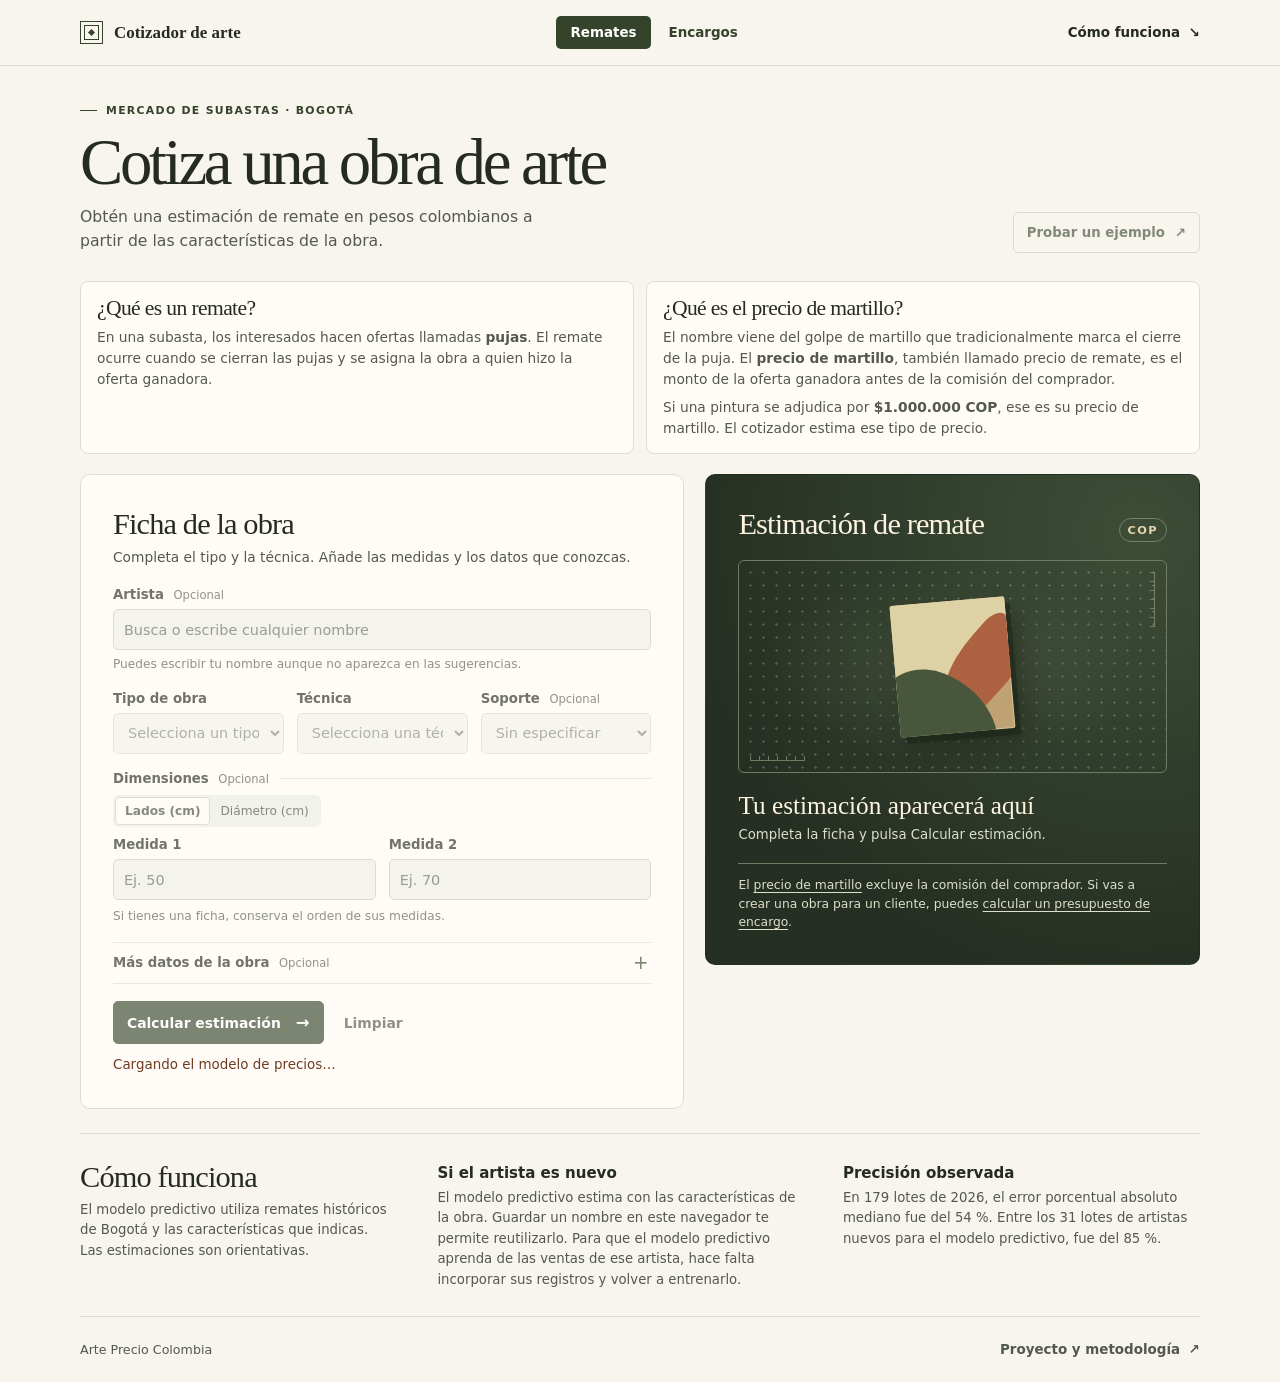
<file: docs/index.html>
<!doctype html>
<html lang="es-CO">
<head>
  <meta charset="utf-8">
  <meta name="viewport" content="width=device-width, initial-scale=1">
  <meta http-equiv="refresh" content="0; url=./cotizador/">
  <title>Cotizador de arte en Colombia</title>
</head>
<body>
  <main>
    <a href="./cotizador/">Abrir el cotizador de arte</a>
  </main>
</body>
</html>
</file>
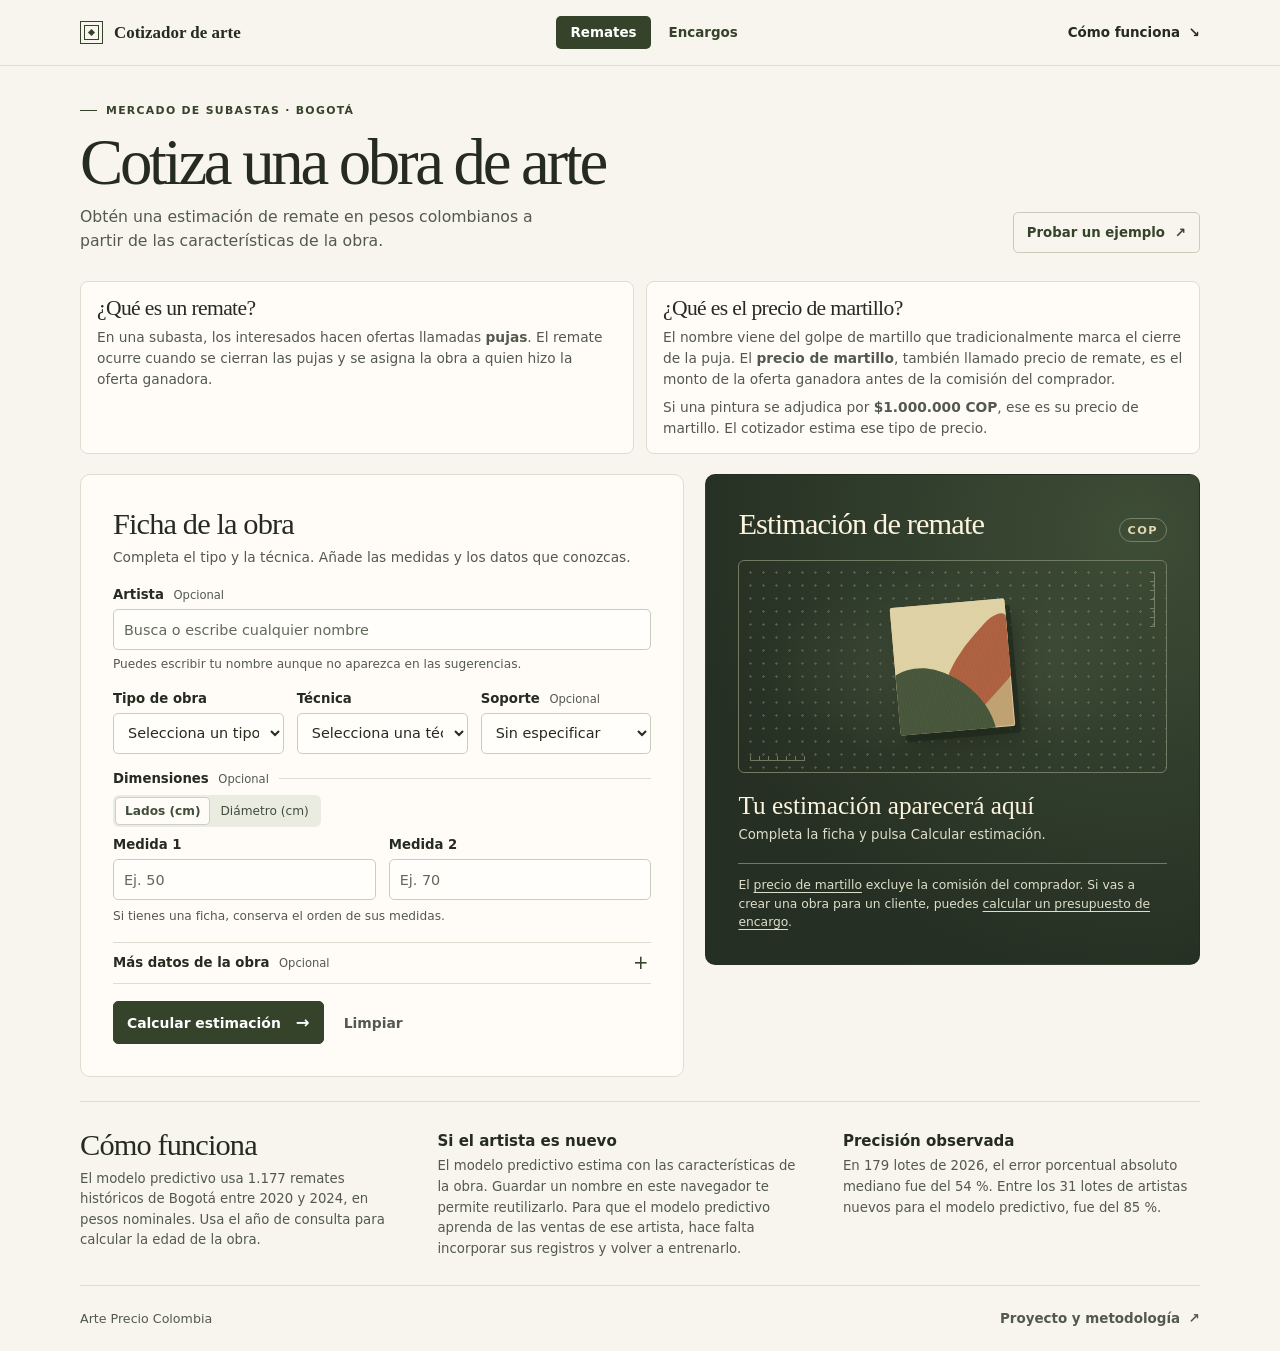
<file: docs/cotizador/index.html>
<!doctype html>
<html lang="es-CO">
<head>
  <meta charset="utf-8">
  <meta name="viewport" content="width=device-width, initial-scale=1">
  <meta name="theme-color" content="#f7f5ee">
  <meta name="description" content="Estima el precio de remate de una obra de arte en Bogotá, en pesos colombianos.">
  <title>Cotizador de obras de arte</title>
  <link rel="stylesheet" href="./styles.css">
  <script type="module" src="./app.mjs?v=1f08981"></script>
</head>
<body>
  <header class="site-header">
    <div class="shell masthead">
      <a class="brand" href="./"><span class="brand-mark" aria-hidden="true"></span>Cotizador de arte</a>
      <nav class="mode-nav" aria-label="Tipos de cotización">
        <a href="./" aria-current="page">Remates</a>
        <a href="./encargos/">Encargos</a>
      </nav>
      <a class="guide-link" href="#como-funciona">Cómo funciona <span aria-hidden="true">↘</span></a>
    </div>
  </header>

  <main class="shell">
    <section class="intro" aria-labelledby="titulo">
      <div>
        <p class="eyebrow"><span aria-hidden="true"></span> Mercado de subastas · Bogotá</p>
        <h1 id="titulo">Cotiza una obra de arte</h1>
        <p class="intro-description">Obtén una estimación de remate en pesos colombianos a partir de las características de la obra.</p>
      </div>
      <button class="example-button" id="load-example" type="button" disabled>Probar un ejemplo <span aria-hidden="true">↗</span></button>
    </section>

    <div class="auction-explainer">
      <section aria-labelledby="que-es-un-remate">
        <h2 id="que-es-un-remate">¿Qué es un remate?</h2>
        <p>En una subasta, los interesados hacen ofertas llamadas <strong>pujas</strong>. El remate ocurre cuando se cierran las pujas y se asigna la obra a quien hizo la oferta ganadora.</p>
      </section>
      <section aria-labelledby="precio-de-martillo">
        <h2 id="precio-de-martillo">¿Qué es el precio de martillo?</h2>
        <p>El nombre viene del golpe de martillo que tradicionalmente marca el cierre de la puja. El <strong>precio de martillo</strong>, también llamado precio de remate, es el monto de la oferta ganadora antes de la comisión del comprador.</p>
        <p>Si una pintura se adjudica por <strong>$1.000.000 COP</strong>, ese es su precio de martillo. El cotizador estima ese tipo de precio.</p>
      </section>
    </div>

    <div class="workspace">
      <section class="work-card" aria-labelledby="ficha">
        <header class="work-heading">
          <h2 id="ficha">Ficha de la obra</h2>
          <p>Completa el tipo y la técnica. Añade las medidas y los datos que conozcas.</p>
        </header>

        <form id="quote-form">
          <fieldset id="form-fields" class="form-fields" disabled>
            <legend class="sr-only">Datos para la cotización</legend>

            <div class="field">
              <label for="artist">Artista <span class="optional">Opcional</span></label>
              <div class="artist-control">
                <input id="artist" name="artista_id" type="text" list="artist-options" autocomplete="off" maxlength="120" placeholder="Busca o escribe cualquier nombre" aria-describedby="artist-help artist-status">
                <datalist id="artist-options"></datalist>
                <button id="save-artist" class="save-button" type="button" hidden>Guardar</button>
              </div>
              <p class="hint" id="artist-help">Puedes escribir tu nombre aunque no aparezca en las sugerencias.</p>
              <p class="hint artist-status" id="artist-status" role="status" hidden></p>
            </div>

            <div class="field-grid work-properties">
              <div class="field">
                <label for="work-type">Tipo de obra</label>
                <select id="work-type" name="tipo_objeto" required><option value="">Selecciona un tipo</option></select>
              </div>
              <div class="field">
                <label for="technique">Técnica</label>
                <select id="technique" name="tecnica_grupo" required><option value="">Selecciona una técnica</option></select>
              </div>
              <div class="field support-field">
                <label for="support">Soporte <span class="optional">Opcional</span></label>
                <select id="support" name="soporte"><option value="">Sin especificar</option></select>
              </div>
            </div>

            <fieldset class="dimensions">
              <legend>Dimensiones <span class="optional">Opcional</span></legend>
              <div class="shape-selector" aria-label="Modo de ingresar las medidas">
                <label><input type="radio" name="shape" value="sides" checked><span>Lados (cm)</span></label>
                <label><input type="radio" name="shape" value="round"><span>Diámetro (cm)</span></label>
              </div>
              <div class="field-grid dimension-grid" id="sides-fields">
                <div class="field">
                  <label for="dimension-one">Medida 1</label>
                  <input id="dimension-one" name="dim1_cm" type="number" inputmode="decimal" min="0.01" step="any" placeholder="Ej. 50" aria-describedby="dimensions-help">
                </div>
                <div class="field">
                  <label for="dimension-two">Medida 2</label>
                  <input id="dimension-two" name="dim2_cm" type="number" inputmode="decimal" min="0.01" step="any" placeholder="Ej. 70" aria-describedby="dimensions-help">
                </div>
              </div>
              <div class="dimension-grid" id="round-fields" hidden>
                <div class="field">
                  <label for="diameter">Diámetro</label>
                  <input id="diameter" name="diametro_cm" type="number" inputmode="decimal" min="0.01" step="any" placeholder="Ej. 50" disabled>
                </div>
              </div>
              <p class="hint" id="dimensions-help">Si tienes una ficha, conserva el orden de sus medidas.</p>
            </fieldset>

            <details id="more-details" class="extra-details">
              <summary>Más datos de la obra <span class="optional">Opcional</span></summary>
              <div class="field-grid details-grid">
                <div class="field">
                  <label for="work-year">Año de creación</label>
                  <input id="work-year" name="anio_obra" type="number" min="1" step="1" inputmode="numeric" placeholder="Ej. 2020">
                </div>
                <div class="field">
                  <label for="year-precision">Precisión del año</label>
                  <select id="year-precision" name="precision_anio_obra" disabled></select>
                </div>
                <div class="field">
                  <label for="edition-size">Tamaño de la edición</label>
                  <input id="edition-size" name="edicion_total" type="number" min="1" step="1" inputmode="numeric" placeholder="Ej. 25" aria-describedby="edition-help">
                  <p class="hint" id="edition-help">Número total de ejemplares de la edición.</p>
                </div>
                <div class="field">
                  <label for="third-dimension">Tercera medida (cm)</label>
                  <input id="third-dimension" name="dim3_cm" type="number" min="0.01" step="any" inputmode="decimal" placeholder="Ej. 10">
                </div>
                <div class="field">
                  <label for="dimension-basis">Qué se midió</label>
                  <select id="dimension-basis" name="base_dimensiones" disabled><option value="">Sin especificar</option></select>
                </div>
              </div>
            </details>

            <div class="form-actions">
              <button class="calculate-button" type="submit">Calcular estimación <span aria-hidden="true">→</span></button>
              <button class="clear-button" id="clear-form" type="button">Limpiar</button>
            </div>
          </fieldset>
          <p id="app-message" class="app-message" role="status">Cargando el modelo de precios…</p>
          <noscript><p class="app-message">Activa JavaScript para calcular la estimación.</p></noscript>
        </form>
      </section>

      <aside class="result-card" id="result" aria-labelledby="result-title" tabindex="-1">
        <div class="result-heading">
          <h2 id="result-title">Estimación de remate</h2>
          <span class="currency-tag">COP</span>
        </div>

        <div class="study" aria-hidden="true">
          <div class="study-ruler study-ruler-horizontal"></div>
          <div class="study-ruler study-ruler-vertical"></div>
          <div id="study-art" class="study-art"><span></span><span></span><span></span></div>
          <span class="study-size" id="study-size"></span>
        </div>

        <div class="quote" role="status" aria-atomic="true">
          <p class="quote-status" id="quote-status">Tu estimación aparecerá aquí</p>
          <p class="quote-price" id="quote-price" hidden></p>
          <p class="quote-caption" id="quote-caption">Completa la ficha y pulsa Calcular estimación.</p>
          <p class="quote-artist" id="quote-artist" hidden></p>
        </div>

        <p class="result-note">El <a href="#precio-de-martillo">precio de martillo</a> excluye la comisión del comprador. Si vas a crear una obra para un cliente, puedes <a href="./encargos/">calcular un presupuesto de encargo</a>.</p>
      </aside>
    </div>

    <section id="como-funciona" class="guide" aria-labelledby="guide-title">
      <div>
        <h2 id="guide-title">Cómo funciona</h2>
        <p id="training-info">El modelo predictivo utiliza remates históricos de Bogotá y las características que indicas. Las estimaciones son orientativas.</p>
      </div>
      <div class="guide-item">
        <h3>Si el artista es nuevo</h3>
        <p>El modelo predictivo estima con las características de la obra. Guardar un nombre en este navegador te permite reutilizarlo. Para que el modelo predictivo aprenda de las ventas de ese artista, hace falta incorporar sus registros y volver a entrenarlo.</p>
      </div>
      <div class="guide-item">
        <h3>Precisión observada</h3>
        <p>En 179 lotes de 2026, el error porcentual absoluto mediano fue del 54&nbsp;%. Entre los 31 lotes de artistas nuevos para el modelo predictivo, fue del 85&nbsp;%.</p>
      </div>
    </section>
  </main>

  <footer class="site-footer">
    <div class="shell footer-content">
      <span>Arte Precio Colombia</span>
      <a href="https://github.com/joaquinrovi/arte-precio-colombia#cotizador-web">Proyecto y metodología <span aria-hidden="true">↗</span></a>
    </div>
  </footer>
</body>
</html>
</file>
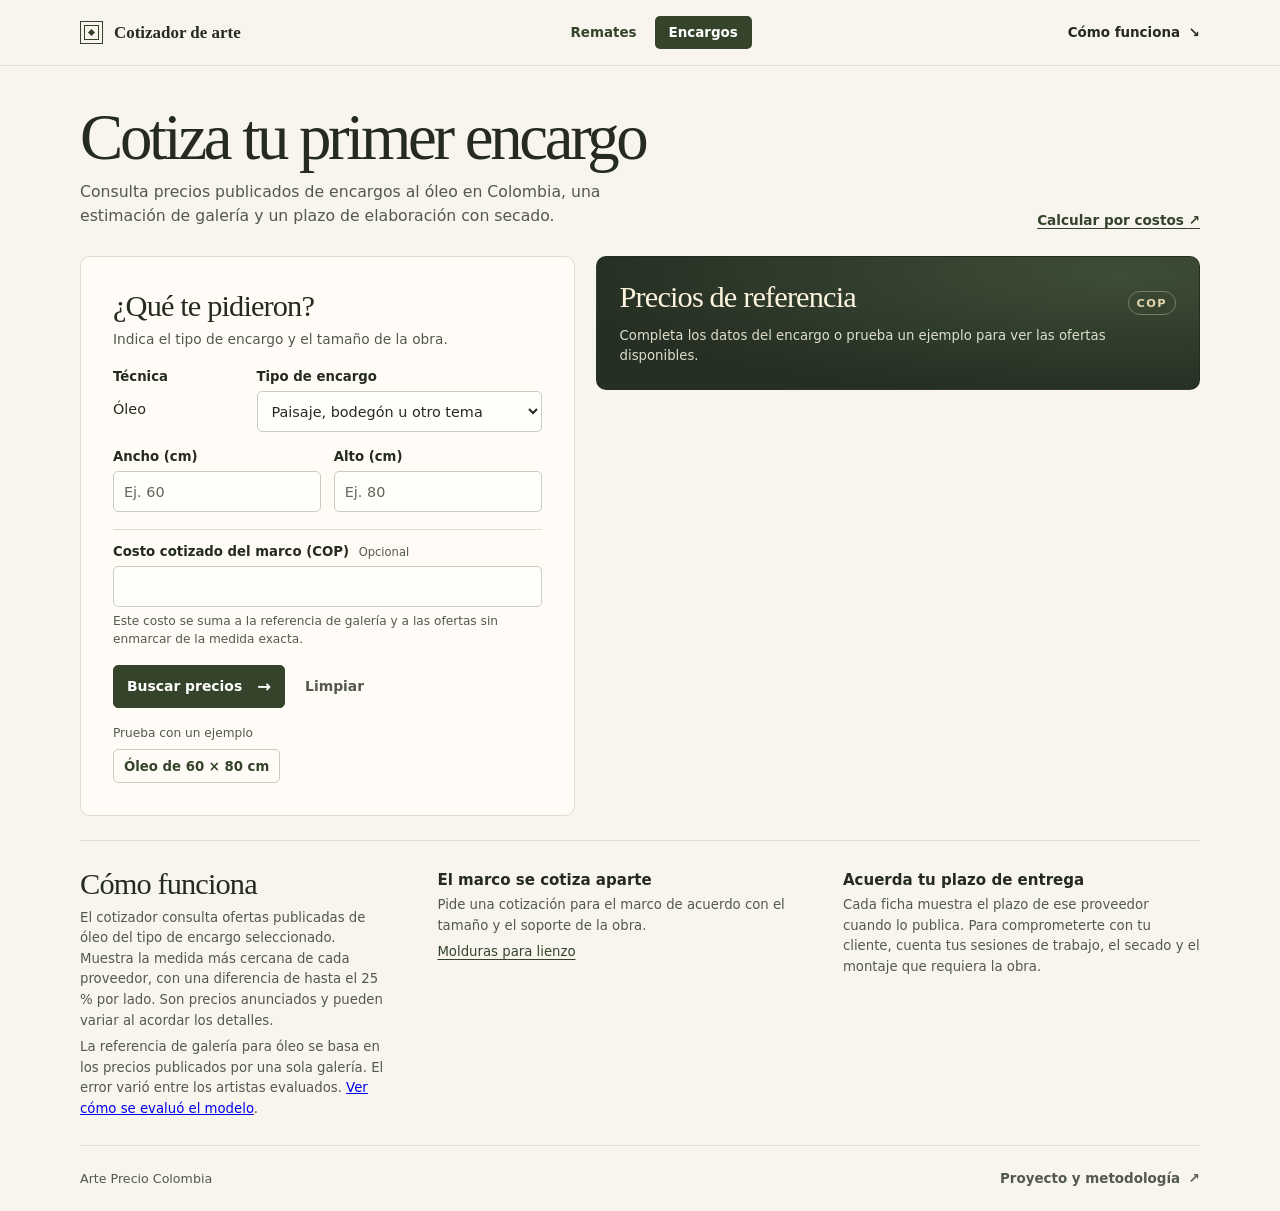
<file: docs/cotizador/encargos/index.html>
<!doctype html>
<html lang="es-CO">
<head>
  <meta charset="utf-8">
  <meta name="viewport" content="width=device-width, initial-scale=1">
  <meta name="theme-color" content="#f7f5ee">
  <meta name="description" content="Consulta precios y plazos de encargos al óleo en Colombia por tipo y tamaño.">
  <title>Precios de referencia para encargos de arte</title>
  <link rel="stylesheet" href="../styles.css">
  <link rel="stylesheet" href="./referencias.css?v=8">
  <script type="module" src="./referencias.mjs?v=7"></script>
</head>
<body>
  <header class="site-header">
    <div class="shell masthead">
      <a class="brand" href="../"><span class="brand-mark" aria-hidden="true"></span>Cotizador de arte</a>
      <nav class="mode-nav" aria-label="Tipos de cotización">
        <a href="../">Remates</a>
        <a href="./" aria-current="page">Encargos</a>
      </nav>
      <a class="guide-link" href="#como-funciona">Cómo funciona <span aria-hidden="true">↘</span></a>
    </div>
  </header>

  <main class="shell">
    <section class="intro reference-intro" aria-labelledby="titulo">
      <div>
        <h1 id="titulo">Cotiza tu primer encargo</h1>
        <p class="intro-description">Consulta precios publicados de encargos al óleo en Colombia, una estimación de galería y un plazo de elaboración con secado.</p>
      </div>
      <a class="cost-link" href="./costos/">Calcular por costos <span aria-hidden="true">↗</span></a>
    </section>

    <div class="workspace reference-workspace">
      <section class="work-card" aria-labelledby="ficha">
        <header class="work-heading">
          <h2 id="ficha">¿Qué te pidieron?</h2>
          <p>Indica el tipo de encargo y el tamaño de la obra.</p>
        </header>

        <form id="references-form">
          <fieldset id="references-fields" class="form-fields" disabled>
            <legend class="sr-only">Características del encargo</legend>

            <div class="field-grid reference-fields">
              <p class="field fixed-technique">
                <strong>Técnica</strong>
                <span>Óleo</span>
              </p>
              <div class="field">
                <label for="subject">Tipo de encargo</label>
                <select id="subject" name="subject" required>
                  <option value="obra">Paisaje, bodegón u otro tema</option>
                  <option value="retrato">Retrato de una figura humana</option>
                </select>
              </div>
            </div>

            <div class="field-grid">
              <div class="field">
                <label for="width">Ancho (cm)</label>
                <input id="width" name="width" type="number" inputmode="decimal" min="0.01" step="any" placeholder="Ej. 60" required>
              </div>
              <div class="field">
                <label for="height">Alto (cm)</label>
                <input id="height" name="height" type="number" inputmode="decimal" min="0.01" step="any" placeholder="Ej. 80" required>
              </div>
            </div>

            <div class="field reference-frame">
              <label for="frame-cost">Costo cotizado del marco (COP) <span class="optional">Opcional</span></label>
              <input id="frame-cost" name="frameCost" type="number" inputmode="numeric" min="0" max="999999999" step="1" aria-describedby="frame-help">
              <p class="hint" id="frame-help">Este costo se suma a la referencia de galería y a las ofertas sin enmarcar de la medida exacta.</p>
            </div>

            <div class="form-actions">
              <button class="calculate-button" type="submit">Buscar precios <span aria-hidden="true">→</span></button>
              <button class="clear-button" type="reset">Limpiar</button>
            </div>
            <div class="reference-examples" role="group" aria-labelledby="examples-label">
              <p id="examples-label" class="hint">Prueba con un ejemplo</p>
              <button class="example-button" id="example-oil" type="button">Óleo de 60 × 80 cm</button>
            </div>
          </fieldset>
          <p class="app-message" id="references-error" role="alert" hidden></p>
          <noscript><p class="app-message">Activa JavaScript para buscar precios publicados.</p></noscript>
        </form>
      </section>

      <section class="reference-results" id="reference-results" tabindex="-1" aria-labelledby="result-title">
        <div class="result-card reference-summary">
          <div class="result-heading">
            <h2 id="result-title">Precios de referencia</h2>
            <span class="currency-tag">COP</span>
          </div>
          <p class="quote-caption" id="result-status" role="status" aria-atomic="true">Cargando las ofertas publicadas.</p>
        </div>
        <article class="offer-card" id="gallery-reference" aria-labelledby="gallery-title" hidden>
          <div class="offer-heading">
            <h3 id="gallery-title">Referencia experimental de galería</h3>
            <p class="offer-note" id="gallery-total-label" hidden>Total orientativo con IVA</p>
            <div class="offer-price" id="gallery-price" hidden></div>
          </div>
          <dl class="offer-details" id="gallery-breakdown" hidden></dl>
          <p class="offer-note" id="gallery-caption" role="status" aria-atomic="true"></p>
        </article>
        <article class="offer-card" id="oil-duration" aria-labelledby="oil-duration-title" hidden>
          <div class="offer-heading">
            <h3 id="oil-duration-title">Tiempo orientativo de elaboración</h3>
            <div class="offer-price" id="oil-duration-range" hidden></div>
          </div>
          <p class="offer-note" id="oil-duration-note" role="status" aria-atomic="true"></p>
          <a class="offer-source" href="https://www.kartidia.com/pages/custom-oil-painting-commission" rel="noopener noreferrer" target="_blank">Consultar plazos de referencia por tamaño</a>
        </article>
      </section>
    </div>

    <section id="como-funciona" class="guide" aria-labelledby="guide-title">
      <div>
        <h2 id="guide-title">Cómo funciona</h2>
        <p>El cotizador consulta ofertas publicadas de óleo del tipo de encargo seleccionado. Muestra la medida más cercana de cada proveedor, con una diferencia de hasta el 25 % por lado. Son precios anunciados y pueden variar al acordar los detalles.</p>
        <p>La referencia de galería para óleo se basa en los precios publicados por una sola galería. El error varió entre los artistas evaluados. <a href="https://github.com/joaquinrovi/arte-precio-colombia/blob/main/docs/metodologia_modelado.md#experimento-con-fichas-de-galería">Ver cómo se evaluó el modelo</a>.</p>
      </div>
      <div class="guide-item">
        <h3>El marco se cotiza aparte</h3>
        <p>Pide una cotización para el marco de acuerdo con el tamaño y el soporte de la obra.</p>
        <p><a href="https://www.encuadro.co/molduras" target="_blank" rel="noopener noreferrer">Molduras para lienzo</a></p>
      </div>
      <div class="guide-item">
        <h3>Acuerda tu plazo de entrega</h3>
        <p>Cada ficha muestra el plazo de ese proveedor cuando lo publica. Para comprometerte con tu cliente, cuenta tus sesiones de trabajo, el secado y el montaje que requiera la obra.</p>
      </div>
    </section>
  </main>

  <footer class="site-footer">
    <div class="shell footer-content">
      <span>Arte Precio Colombia</span>
      <a href="https://github.com/joaquinrovi/arte-precio-colombia#cotizador-web">Proyecto y metodología <span aria-hidden="true">↗</span></a>
    </div>
    <details class="shell offer-disclosure" id="offer-disclosure" hidden>
      <summary id="offer-summary">Ver ofertas de encargo</summary>
      <p class="offer-note" id="offer-sources"></p>
      <ul class="offer-list" id="offer-list"></ul>
    </details>
  </footer>
</body>
</html>
</file>
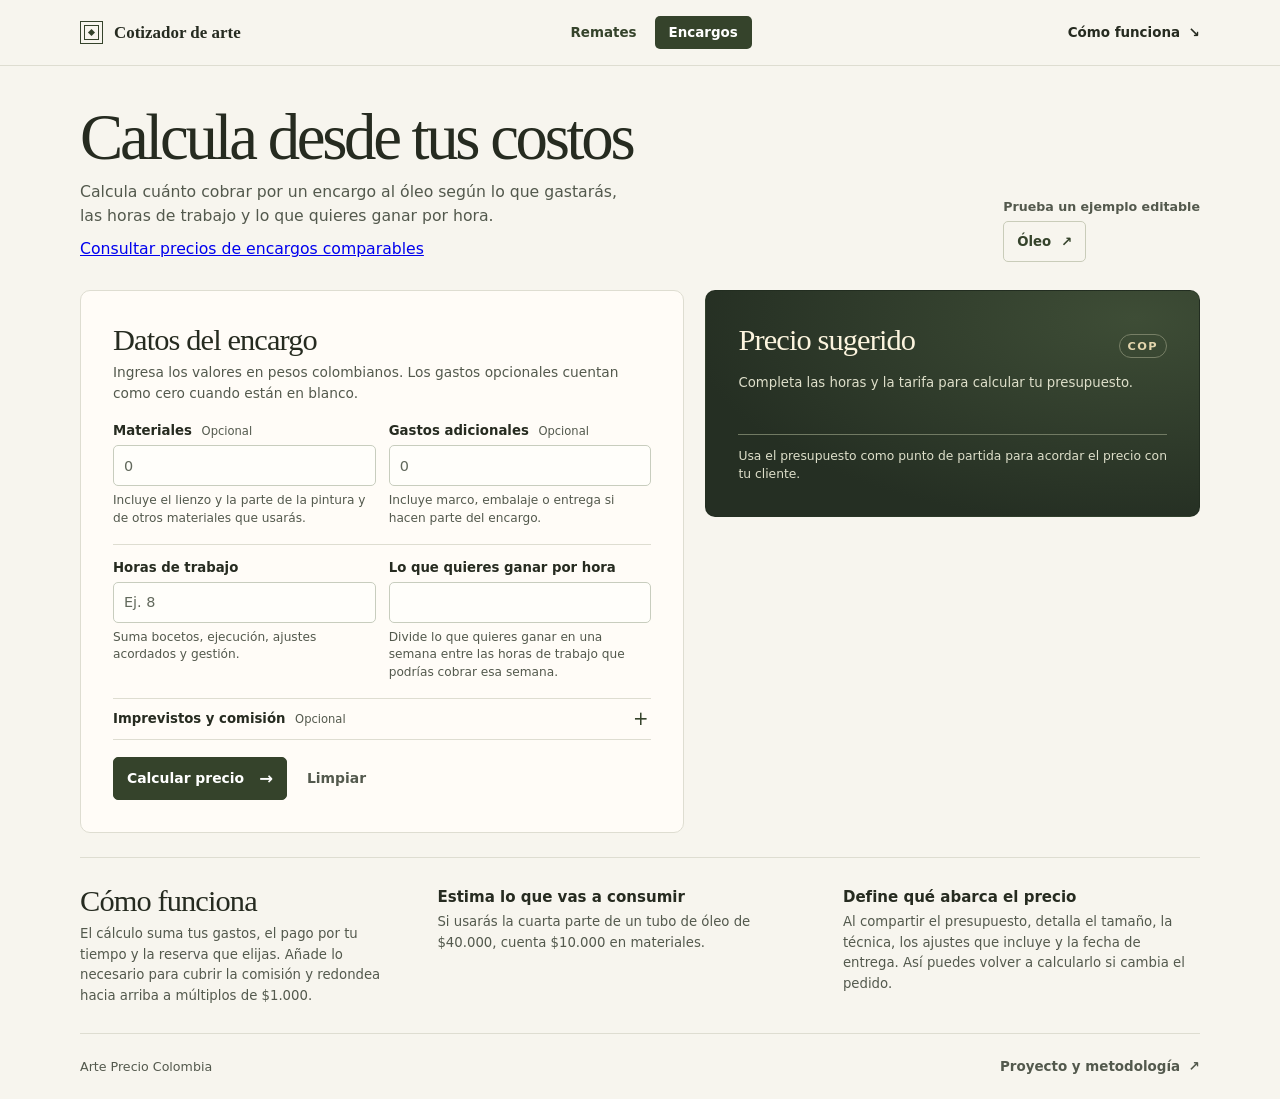
<file: docs/cotizador/encargos/costos/index.html>
<!doctype html>
<html lang="es-CO">
<head>
  <meta charset="utf-8">
  <meta name="viewport" content="width=device-width, initial-scale=1">
  <meta name="theme-color" content="#f7f5ee">
  <meta name="description" content="Calcula cuánto cobrar en pesos colombianos por un encargo al óleo según tus gastos, tiempo y tarifa.">
  <title>Presupuesto de un encargo por costos</title>
  <link rel="stylesheet" href="../../styles.css">
  <link rel="stylesheet" href="../styles.css">
  <script type="module" src="../app.mjs?v=2"></script>
</head>
<body>
  <header class="site-header">
    <div class="shell masthead">
      <a class="brand" href="../../"><span class="brand-mark" aria-hidden="true"></span>Cotizador de arte</a>
      <nav class="mode-nav" aria-label="Tipos de cotización">
        <a href="../../">Remates</a>
        <a href="../" aria-current="true">Encargos</a>
      </nav>
      <a class="guide-link" href="#como-funciona">Cómo funciona <span aria-hidden="true">↘</span></a>
    </div>
  </header>

  <main class="shell">
    <section class="intro commission-intro" aria-labelledby="titulo">
      <div>
        <h1 id="titulo">Calcula desde tus costos</h1>
        <p class="intro-description">Calcula cuánto cobrar por un encargo al óleo según lo que gastarás, las horas de trabajo y lo que quieres ganar por hora.</p>
        <p class="intro-description"><a href="../">Consultar precios de encargos comparables</a></p>
      </div>
      <div class="commission-examples" role="group" aria-labelledby="examples-label">
        <p id="examples-label">Prueba un ejemplo editable</p>
        <div class="example-buttons">
          <button class="example-button" id="example-oil" type="button" disabled>Óleo <span aria-hidden="true">↗</span></button>
        </div>
      </div>
    </section>

    <div class="workspace">
      <section class="work-card" aria-labelledby="ficha">
        <header class="work-heading">
          <h2 id="ficha">Datos del encargo</h2>
          <p>Ingresa los valores en pesos colombianos. Los gastos opcionales cuentan como cero cuando están en blanco.</p>
        </header>

        <form id="commission-form">
          <fieldset id="commission-fields" class="form-fields" disabled>
            <legend class="sr-only">Costos y tiempo de trabajo</legend>

            <div class="field-grid commission-grid">
              <div class="field">
                <label for="materials">Materiales <span class="optional">Opcional</span></label>
                <input id="materials" name="materials" type="number" inputmode="numeric" min="0" step="1" placeholder="0" aria-describedby="materials-help">
                <p class="hint" id="materials-help">Incluye el lienzo y la parte de la pintura y de otros materiales que usarás.</p>
              </div>
              <div class="field">
                <label for="extras">Gastos adicionales <span class="optional">Opcional</span></label>
                <input id="extras" name="extras" type="number" inputmode="numeric" min="0" step="1" placeholder="0" aria-describedby="extras-help">
                <p class="hint" id="extras-help">Incluye marco, embalaje o entrega si hacen parte del encargo.</p>
              </div>
            </div>

            <div class="field-grid commission-grid commission-time">
              <div class="field">
                <label for="hours">Horas de trabajo</label>
                <input id="hours" name="hours" type="number" inputmode="decimal" min="0.01" step="any" placeholder="Ej. 8" required aria-describedby="hours-help">
                <p class="hint" id="hours-help">Suma bocetos, ejecución, ajustes acordados y gestión.</p>
              </div>
              <div class="field">
                <label for="hourly-rate">Lo que quieres ganar por hora</label>
                <input id="hourly-rate" name="hourlyRate" type="number" inputmode="numeric" min="1" step="1" required aria-describedby="hourly-rate-help">
                <p class="hint" id="hourly-rate-help">Divide lo que quieres ganar en una semana entre las horas de trabajo que podrías cobrar esa semana.</p>
              </div>
            </div>

            <details id="commission-options" class="extra-details">
              <summary>Imprevistos y comisión <span class="optional">Opcional</span></summary>
              <div class="field-grid details-grid commission-grid">
                <div class="field">
                  <label for="reserve-percent">Reserva para imprevistos (%)</label>
                  <input id="reserve-percent" name="reservePercent" type="number" inputmode="decimal" min="0" max="100" step="0.01" placeholder="0" aria-describedby="reserve-help">
                  <p class="hint" id="reserve-help">Agrega una reserva sobre tus gastos y el pago por tu tiempo.</p>
                </div>
                <div class="field">
                  <label for="fee-percent">Comisión sobre el cobro (%)</label>
                  <input id="fee-percent" name="feePercent" type="number" inputmode="decimal" min="0" max="99.99" step="0.01" placeholder="0" aria-describedby="fee-help">
                  <p class="hint" id="fee-help">Inclúyela si una plataforma o un medio de pago retiene parte del total.</p>
                </div>
              </div>
            </details>

            <div class="form-actions">
              <button class="calculate-button" type="submit">Calcular precio <span aria-hidden="true">→</span></button>
              <button class="clear-button" id="clear-commission" type="button">Limpiar</button>
            </div>
          </fieldset>
          <p class="app-message" id="commission-error" role="alert" hidden></p>
          <noscript><p class="app-message">Activa JavaScript para calcular el precio.</p></noscript>
        </form>
      </section>

      <aside class="result-card commission-result" id="commission-result" aria-labelledby="result-title" tabindex="-1">
        <div class="result-heading">
          <h2 id="result-title">Precio sugerido</h2>
          <span class="currency-tag">COP</span>
        </div>

        <div class="quote" id="commission-quote" role="status" aria-atomic="true">
          <p class="quote-price" id="commission-price" hidden></p>
          <p class="quote-caption" id="commission-status">Completa las horas y la tarifa para calcular tu presupuesto.</p>
        </div>

        <dl id="commission-breakdown" class="commission-breakdown" hidden>
          <div><dt>Materiales y gastos</dt><dd id="direct-cost-value"></dd></div>
          <div><dt>Pago por tu tiempo</dt><dd id="labor-value"></dd></div>
          <div class="commission-subtotal"><dt>Base del encargo</dt><dd id="base-value"></dd></div>
          <div><dt>Reserva para imprevistos</dt><dd id="reserve-value"></dd></div>
          <div id="fee-line" hidden><dt>Comisión descontada</dt><dd id="fee-value"></dd></div>
          <div class="commission-subtotal" id="net-line" hidden><dt>Recibes tras la comisión</dt><dd id="net-value"></dd></div>
        </dl>

        <p class="result-note">Usa el presupuesto como punto de partida para acordar el precio con tu cliente.</p>
      </aside>
    </div>

    <section id="como-funciona" class="guide" aria-labelledby="guide-title">
      <div>
        <h2 id="guide-title">Cómo funciona</h2>
        <p>El cálculo suma tus gastos, el pago por tu tiempo y la reserva que elijas. Añade lo necesario para cubrir la comisión y redondea hacia arriba a múltiplos de $1.000.</p>
      </div>
      <div class="guide-item">
        <h3>Estima lo que vas a consumir</h3>
        <p>Si usarás la cuarta parte de un tubo de óleo de $40.000, cuenta $10.000 en materiales.</p>
      </div>
      <div class="guide-item">
        <h3>Define qué abarca el precio</h3>
        <p>Al compartir el presupuesto, detalla el tamaño, la técnica, los ajustes que incluye y la fecha de entrega. Así puedes volver a calcularlo si cambia el pedido.</p>
      </div>
    </section>
  </main>

  <footer class="site-footer">
    <div class="shell footer-content">
      <span>Arte Precio Colombia</span>
      <a href="https://github.com/joaquinrovi/arte-precio-colombia#cotizador-web">Proyecto y metodología <span aria-hidden="true">↗</span></a>
    </div>
  </footer>
</body>
</html>
</file>
<file: docs/cotizador/styles.css>
:root {
  color-scheme: light;
  --paper: #f7f5ee;
  --card: #fffcf7;
  --ink: #262b20;
  --muted: #53594d;
  --rule: #deddd1;
  --olive: #35432b;
  --forest: #252f23;
  --cream: #fcf4de;
  --serif: Georgia, "Times New Roman", serif;
  font-family: Inter, system-ui, -apple-system, BlinkMacSystemFont, "Segoe UI", sans-serif;
  font-synthesis: none;
}

*, *::before, *::after { box-sizing: border-box; }

body { margin: 0; background: var(--paper); color: var(--ink); }
button, input, select { font: inherit; }
button:not(:disabled), select:not(:disabled), summary { cursor: pointer; }
[hidden] { display: none !important; }

:focus-visible { outline: 2px solid #8a5f25; outline-offset: 3px; }

.sr-only {
  position: absolute;
  width: 1px;
  height: 1px;
  overflow: hidden;
  clip-path: inset(50%);
  white-space: nowrap;
}

.shell { width: min(1120px, calc(100% - 72px)); margin-inline: auto; }

.site-header { border-bottom: 1px solid var(--rule); }

.masthead, .footer-content {
  min-height: 65px;
  display: flex;
  align-items: center;
  justify-content: space-between;
  gap: 16px;
}

.brand, .guide-link, .site-footer a { color: inherit; text-decoration: none; }
.brand { display: flex; align-items: center; gap: 11px; font: 700 1.06rem var(--serif); }
.mode-nav { display: flex; flex-wrap: wrap; gap: 4px; }
.mode-nav a {
  padding: 9px 14px;
  border-radius: 5px;
  color: var(--olive);
  font-size: .84rem;
  font-weight: 660;
  text-decoration: none;
}
.mode-nav a:hover { background: #eceade; }
.mode-nav a[aria-current] { background: var(--olive); color: white; }

.brand-mark {
  position: relative;
  display: block;
  width: 23px;
  aspect-ratio: 1;
  border: 1px solid var(--olive);
  box-shadow: inset 0 0 0 3px var(--paper), inset 0 0 0 4px var(--olive);
}

.brand-mark::after {
  content: "";
  position: absolute;
  inset: 8px;
  background: var(--olive);
  transform: rotate(45deg);
}

.guide-link, .site-footer a { font-size: .84rem; font-weight: 660; }
.guide-link:hover, .site-footer a:hover { text-decoration: underline; text-underline-offset: 4px; }
.guide-link span, .site-footer a span { margin-left: 4px; }

.intro {
  display: flex;
  justify-content: space-between;
  align-items: flex-end;
  gap: 24px;
  padding: 38px 0 28px;
}

.eyebrow {
  display: flex;
  align-items: center;
  gap: 9px;
  font-size: .68rem;
  font-weight: 760;
  letter-spacing: .12em;
  text-transform: uppercase;
  color: var(--olive);
  margin: 0 0 12px;
}

.eyebrow span { display: block; width: 17px; height: 1px; background: currentColor; }

h1, h2, h3 { margin: 0; }
h1, h2 { font-family: var(--serif); font-weight: 400; }
h1 { font-size: clamp(2.54rem, 6.5vw, 4.05rem); letter-spacing: -.051em; line-height: 1.03; }
h2 { font-size: clamp(1.5rem, 3vw, 1.9rem); letter-spacing: -.029em; line-height: 1.13; }
.intro-description { font-size: .98rem; line-height: 1.55; margin: 9px 0 0; color: var(--muted); max-width: 49ch; }

.example-button {
  display: inline-flex;
  align-items: center;
  gap: 10px;
  min-height: 41px;
  padding: 0 13px;
  border: 1px solid #c9ccb9;
  border-radius: 5px;
  background: transparent;
  color: var(--olive);
  font-size: .83rem;
  font-weight: 690;
  white-space: nowrap;
}

.example-button:hover:not(:disabled), .save-button:hover { background: #eaeade; }
.example-button:disabled { opacity: .6; }

.auction-explainer {
  display: grid;
  grid-template-columns: repeat(auto-fit, minmax(min(100%, 20rem), 1fr));
  gap: 12px;
  margin-bottom: 20px;
}
.auction-explainer section {
  padding: 14px 16px;
  border: 1px solid var(--rule);
  border-radius: 8px;
  background: var(--card);
}
.auction-explainer h2 { font-size: 1.35rem; scroll-margin-top: 12px; }
.auction-explainer p { margin: 6px 0 0; color: var(--muted); font-size: .86rem; line-height: 1.55; }

.workspace {
  display: grid;
  grid-template-columns: minmax(0, 1.1fr) minmax(0, .9fr);
  gap: 21px;
  align-items: start;
}

.work-card, .result-card { border-radius: 10px; padding: clamp(18px, 2.65vw, 32px); }
.work-card { min-width: 0; background: var(--card); border: 1px solid var(--rule); }
.work-heading { margin-bottom: 20px; }
.work-heading p { margin: 5px 0 0; color: var(--muted); font-size: .86rem; line-height: 1.5; }

fieldset { min-inline-size: 0; margin: 0; padding: 0; border: 0; }
.form-fields { display: grid; gap: 17px; }
.form-fields:disabled { opacity: .65; }
.field-grid { display: grid; grid-template-columns: repeat(2, minmax(0, 1fr)); gap: 13px; }
.work-properties { grid-template-columns: repeat(3, minmax(0, 1fr)); }
.field { display: grid; align-content: start; gap: 6px; min-width: 0; }

.field label, .dimensions legend, summary {
  font-size: .83rem;
  font-weight: 680;
  line-height: 1.2;
}

.optional { font-size: .72rem; font-weight: 520; color: var(--muted); margin-left: 5px; }

.field input, .field select {
  width: 100%;
  min-width: 0;
  min-height: 41px;
  padding: 7px 10px;
  border: 1px solid #c8cdbe;
  border-radius: 5px;
  color: var(--ink);
  background: #fffefa;
  font-size: .9rem;
}

.field select { padding-right: 8px; }
.field input:disabled, .field select:disabled { background: #f0efe8; color: var(--muted); }
.field input::placeholder { color: #62695c; opacity: 1; }
.field input:hover:not(:disabled), .field select:hover:not(:disabled) { border-color: #777f6d; }
.hint { color: var(--muted); font-size: .76rem; line-height: 1.43; margin: 0; }
.artist-status { font-weight: 630; }

.artist-control { display: flex; gap: 5px; }
.artist-control input { flex: 1; }

.save-button {
  flex: 0 0 auto;
  padding: 5px 9px;
  border: 1px solid #bdc4b3;
  border-radius: 5px;
  background: #f0f0e7;
  color: var(--olive);
  font-size: .75rem;
  font-weight: 680;
}

.dimensions { display: grid; gap: 8px; border-top: 1px solid var(--rule); padding-top: 8px; }
.dimensions legend { padding: 0 10px 0 0; }
.shape-selector { display: inline-flex; width: fit-content; max-width: 100%; border-radius: 6px; padding: 2px; background: #eaece2; }
.shape-selector label { position: relative; }
.shape-selector span { display: block; border: 1px solid transparent; padding: 6px 9px; border-radius: 4px; font-size: .76rem; line-height: 1.2; color: #414d3b; cursor: pointer; }
.shape-selector input { position: absolute; opacity: 0; width: 1px; height: 1px; }
.shape-selector input:checked + span { background: var(--card); border-color: #cbd0c2; font-weight: 680; }
.shape-selector input:focus-visible + span { outline: 2px solid #8a5f25; outline-offset: -1px; }
.dimension-grid { margin-top: 2px; }

.extra-details { border-top: 1px solid var(--rule); border-bottom: 1px solid var(--rule); }
summary { list-style: none; padding: 12px 25px 12px 0; position: relative; }
summary::-webkit-details-marker { display: none; }
summary::after { content: "+"; position: absolute; right: 3px; font-size: 1.16rem; line-height: .9; font-weight: 420; color: var(--olive); }
details[open] summary::after { content: "−"; }
.details-grid { gap: 12px 13px; padding-bottom: 13px; }

.form-actions { display: flex; align-items: center; gap: 10px; flex-wrap: wrap; }
.calculate-button, .clear-button { min-height: 43px; border-radius: 5px; font-size: .87rem; font-weight: 700; }
.calculate-button { display: inline-flex; align-items: center; gap: 15px; border: 1px solid var(--olive); padding: 0 13px; color: white; background: var(--olive); }
.calculate-button:hover:not(:disabled) { background: #283522; }
.calculate-button span { font-size: 1.03rem; }
.clear-button { padding: 0 9px; border: 1px solid transparent; color: var(--muted); background: transparent; }
.clear-button:hover:not(:disabled) { color: var(--ink); text-decoration: underline; text-underline-offset: 3px; }
.app-message { margin: 11px 0 0; color: #6f3c22; font-size: .84rem; line-height: 1.5; }

.result-card {
  position: sticky;
  top: 18px;
  display: grid;
  gap: 18px;
  min-width: 0;
  color: var(--cream);
  background: radial-gradient(ellipse at 87% 12%, #3e4d36, var(--forest) 74%);
  border: 1px solid rgba(20, 35, 21, .2);
}

.result-heading { display: flex; justify-content: space-between; align-items: baseline; gap: 10px; }
.currency-tag { font-size: .71rem; font-weight: 700; letter-spacing: .12em; color: #e4d6ae; border: 1px solid #777f66; border-radius: 20px; padding: 4px 8px; }

.study {
  position: relative;
  display: grid;
  place-items: center;
  isolation: isolate;
  overflow: hidden;
  height: clamp(156px, 18vw, 213px);
  border: 1px solid #717a63;
  border-radius: 6px;
  background: radial-gradient(circle, #bac6a947 1px, transparent 1.1px) 5px 5px / 13px 13px;
}

.study::before { content: ""; position: absolute; inset: 0; z-index: -1; background: radial-gradient(ellipse, #57644969, transparent 64%); }

.study-art {
  position: relative;
  width: var(--art-width, 115px);
  height: var(--art-height, 132px);
  max-width: calc(100% - 62px);
  border-radius: var(--art-radius, 2px);
  background: #bfa171;
  overflow: hidden;
  isolation: isolate;
  box-shadow: 5px 7px 0 #1721177f, 10px 15px 26px #20271b99, inset 0 0 0 1px #ede6c082;
  transform: rotate(-5deg);
  transition: width .2s, height .2s, border-radius .2s;
}

.study-art span { position: absolute; display: block; }
.study-art span:nth-child(1) { top: -44%; left: -37%; width: 140%; height: 120%; background: #ded1a4; border-radius: 50%; }
.study-art span:nth-child(2) { top: 32%; right: -23%; width: 99%; height: 43%; background: #ad603f; border-radius: 80% 20% 50% 35%; transform: rotate(-43deg); }
.study-art span:nth-child(3) { bottom: -35%; left: -23%; width: 112%; height: 80%; background: #47553b; border-radius: 50% 80% 0 0; transform: rotate(27deg); }
.study-art::after { content: ""; position: absolute; z-index: 1; inset: 0; border-radius: inherit; background: repeating-linear-gradient(107deg, #fff1 0 1px, transparent 1px 3px); mix-blend-mode: soft-light; }
.study-ruler { position: absolute; color: #858d70; opacity: .8; }
.study-ruler-horizontal { left: 11px; bottom: 11px; width: 55px; height: 5px; border-bottom: 1px solid currentColor; background: repeating-linear-gradient(90deg, currentColor 0 1px, transparent 1px 9px); }
.study-ruler-vertical { right: 11px; top: 11px; width: 5px; height: 55px; border-right: 1px solid currentColor; background: repeating-linear-gradient(0deg, currentColor 0 1px, transparent 1px 9px); }
.study-size { position: absolute; right: 10px; bottom: 9px; padding: 0 3px; color: #e4e0c9; background: #2e392b; font-size: .69rem; font-variant-numeric: tabular-nums; }

.quote { display: grid; align-content: start; gap: 5px; }
.quote p, .result-note { margin: 0; }
.quote-status { font-family: var(--serif); font-size: clamp(1.25rem, 3vw, 1.58rem); line-height: 1.15; }
.quote[data-state="result"] .quote-status { font: 650 .8rem/1.3 Inter, system-ui, sans-serif; color: #e4d6ae; }
.quote-price { font: 400 clamp(2rem, 5vw, 3.25rem)/1.03 var(--serif); letter-spacing: -.043em; font-variant-numeric: lining-nums tabular-nums; overflow-wrap: anywhere; }
.quote-caption, .quote-artist, .result-note { font-size: .83rem; line-height: 1.5; }
.quote-caption, .result-note { color: #dedfca; }
.quote-artist { margin-top: 4px !important; color: var(--cream); overflow-wrap: anywhere; }
.result-note { font-size: .77rem; border-top: 1px solid #717a63; padding-top: 12px; }
.result-note a { color: inherit; text-underline-offset: 3px; }

.guide {
  display: grid;
  grid-template-columns: .91fr 1.05fr 1.04fr;
  gap: clamp(14px, 4vw, 45px);
  padding: 26px 0;
  margin-top: 24px;
  scroll-margin-top: 12px;
  border-block: 1px solid var(--rule);
}

.guide h3 { font-size: .94rem; font-weight: 700; }
.guide p { font-size: .83rem; color: var(--muted); line-height: 1.55; margin: 6px 0 0; }
.guide-item { padding-top: 4px; }
.footer-content { color: var(--muted); font-size: .79rem; }

@media (max-width: 790px) {
  .shell { width: min(620px, calc(100% - 44px)); }
  .workspace { grid-template-columns: minmax(0, 1fr); gap: 13px; }
  .result-card { position: static; }
  .guide { gap: 16px 20px; grid-template-columns: 1fr 1fr; }
  .guide > :first-child { grid-column: 1 / -1; }
}

@media (min-width: 791px) and (max-width: 1060px), (max-width: 580px) {
  .work-properties { grid-template-columns: repeat(2, minmax(0, 1fr)); }
  .support-field { grid-column: 1 / -1; }
}

@media (max-width: 500px) {
  .shell { width: calc(100% - 28px); }
  .masthead, .footer-content { min-height: 56px; }
  .masthead { flex-wrap: wrap; gap: 8px 16px; padding-block: 12px; }
  .masthead .brand { flex-basis: 100%; }
  .intro { display: grid; gap: 14px; padding: 25px 0 21px; }
  .intro-description { font-size: .93rem; }
  .example-button { justify-self: start; }
  .work-card, .result-card { padding: 16px; }
  .form-fields { gap: 15px; }
  .field input, .field select { font-size: 1rem; }
  .guide { grid-template-columns: 1fr; }
}

@media (max-width: 348px) {
  .field-grid:not(.dimension-grid) { grid-template-columns: minmax(0, 1fr); }
  .footer-content { flex-wrap: wrap; gap: 8px 12px; padding-block: 12px; }
}

@media (prefers-reduced-motion: reduce) {
  .study-art { transition: none; }
}
</file>
<file: docs/cotizador/encargos/referencias.css>
.reference-intro .intro-description { max-width: 57ch; }

.cost-link {
  width: fit-content;
  flex: 0 0 auto;
  color: var(--olive);
  font-size: .85rem;
  font-weight: 680;
  text-underline-offset: 3px;
}

.reference-workspace { grid-template-columns: minmax(0, .9fr) minmax(0, 1.1fr); }
.reference-fields { display: flex; flex-wrap: wrap; }
.reference-fields .field { flex: 1 1 7rem; }
.reference-fields .field:last-child { flex: 2 1 15.5rem; }
.fixed-technique { margin: 0; }
.fixed-technique strong { font-size: .83rem; font-weight: 680; line-height: 1.2; }
.fixed-technique span { padding: 10px 0; font-size: .9rem; }
.reference-frame { border-top: 1px solid var(--rule); padding-top: 14px; }
.reference-examples { display: flex; align-items: center; flex-wrap: wrap; gap: 7px; }
.reference-examples p { width: 100%; }
.reference-examples .example-button { min-height: 34px; padding: 0 10px; }

.reference-results { display: grid; gap: 12px; min-width: 0; scroll-margin: 16px; }
.reference-summary { position: static; gap: 11px; padding: clamp(16px, 2.65vw, 23px); }
.reference-summary .quote-caption { margin: 0; }

.offer-disclosure > summary {
  width: fit-content;
  margin-inline-start: auto;
  padding: 7px 22px 7px 8px;
  color: var(--muted);
  font-size: .75rem;
  font-weight: 400;
}
.offer-disclosure > summary::after { right: 6px; color: inherit; font-size: .9rem; }
.offer-disclosure > summary:is(:hover, :focus-visible) {
  color: var(--ink);
  text-decoration: underline;
  text-underline-offset: 2px;
}
.offer-disclosure > .offer-note { margin: 8px 0; }
.offer-list { list-style: none; display: grid; gap: 9px; margin: 0; padding: 0; }

.offer-card {
  display: grid;
  gap: 12px;
  padding: clamp(14px, 2.5vw, 22px);
  background: var(--card);
  border: 1px solid var(--rule);
  border-radius: 8px;
}

.offer-heading { display: grid; gap: 3px; }
.offer-price {
  font: 400 clamp(1.52rem, 4vw, 2.15rem)/1.1 var(--serif);
  letter-spacing: -.026em;
  font-variant-numeric: tabular-nums;
  overflow-wrap: anywhere;
}
.offer-details { display: grid; gap: 3px; margin: 0; }
.offer-details > div { display: grid; grid-template-columns: minmax(0, 1fr) minmax(0, 2.4fr); gap: 8px; }
.offer-details dt, .offer-details dd, .offer-note, .offer-frame-total { font-size: .84rem; line-height: 1.45; }
.offer-details dt, .offer-note { color: var(--muted); }
.offer-details dd, .offer-note, .offer-frame-total { margin: 0; overflow-wrap: anywhere; }
.offer-frame-total { padding-top: 8px; border-top: 1px solid var(--rule); }
.guide-item a { color: var(--olive); text-underline-offset: 3px; }
.offer-source, .offer-disclosure .offer-source {
  width: fit-content;
  color: var(--olive);
  font-size: .86rem;
  font-weight: 680;
  text-decoration: underline;
  text-underline-offset: 3px;
}

@media (max-width: 790px) {
  .reference-workspace { grid-template-columns: minmax(0, 1fr); }
}
</file>
<file: docs/cotizador/encargos/styles.css>
.commission-intro .intro-description { max-width: 56ch; }

.commission-examples { flex: 0 0 auto; }
.commission-examples p {
  margin: 0 0 7px;
  color: var(--muted);
  font-size: .79rem;
  font-weight: 650;
}
.example-buttons { display: flex; gap: 8px; flex-wrap: wrap; }
.example-buttons .example-button { justify-content: space-between; gap: 10px; }

.commission-time {
  border-top: 1px solid var(--rule);
  padding-top: 15px;
}

.commission-result { gap: 15px; }
.commission-result .quote { min-height: 46px; }
.commission-result .quote-price { font-size: clamp(2rem, 5vw, 3.55rem); }

.commission-breakdown {
  display: grid;
  gap: 9px;
  margin: 0;
  font-size: .85rem;
  line-height: 1.3;
}
.commission-breakdown > div {
  display: flex;
  justify-content: space-between;
  gap: 8px 16px;
}
.commission-breakdown dd {
  min-width: 0;
  overflow-wrap: anywhere;
  margin: 0;
  text-align: right;
  font-variant-numeric: tabular-nums;
}
.commission-subtotal {
  border-top: 1px solid #717a63;
  padding-top: 9px;
  font-weight: 680;
}

@media (max-width: 500px) {
  .commission-grid { grid-template-columns: minmax(0, 1fr); }
}
</file>
